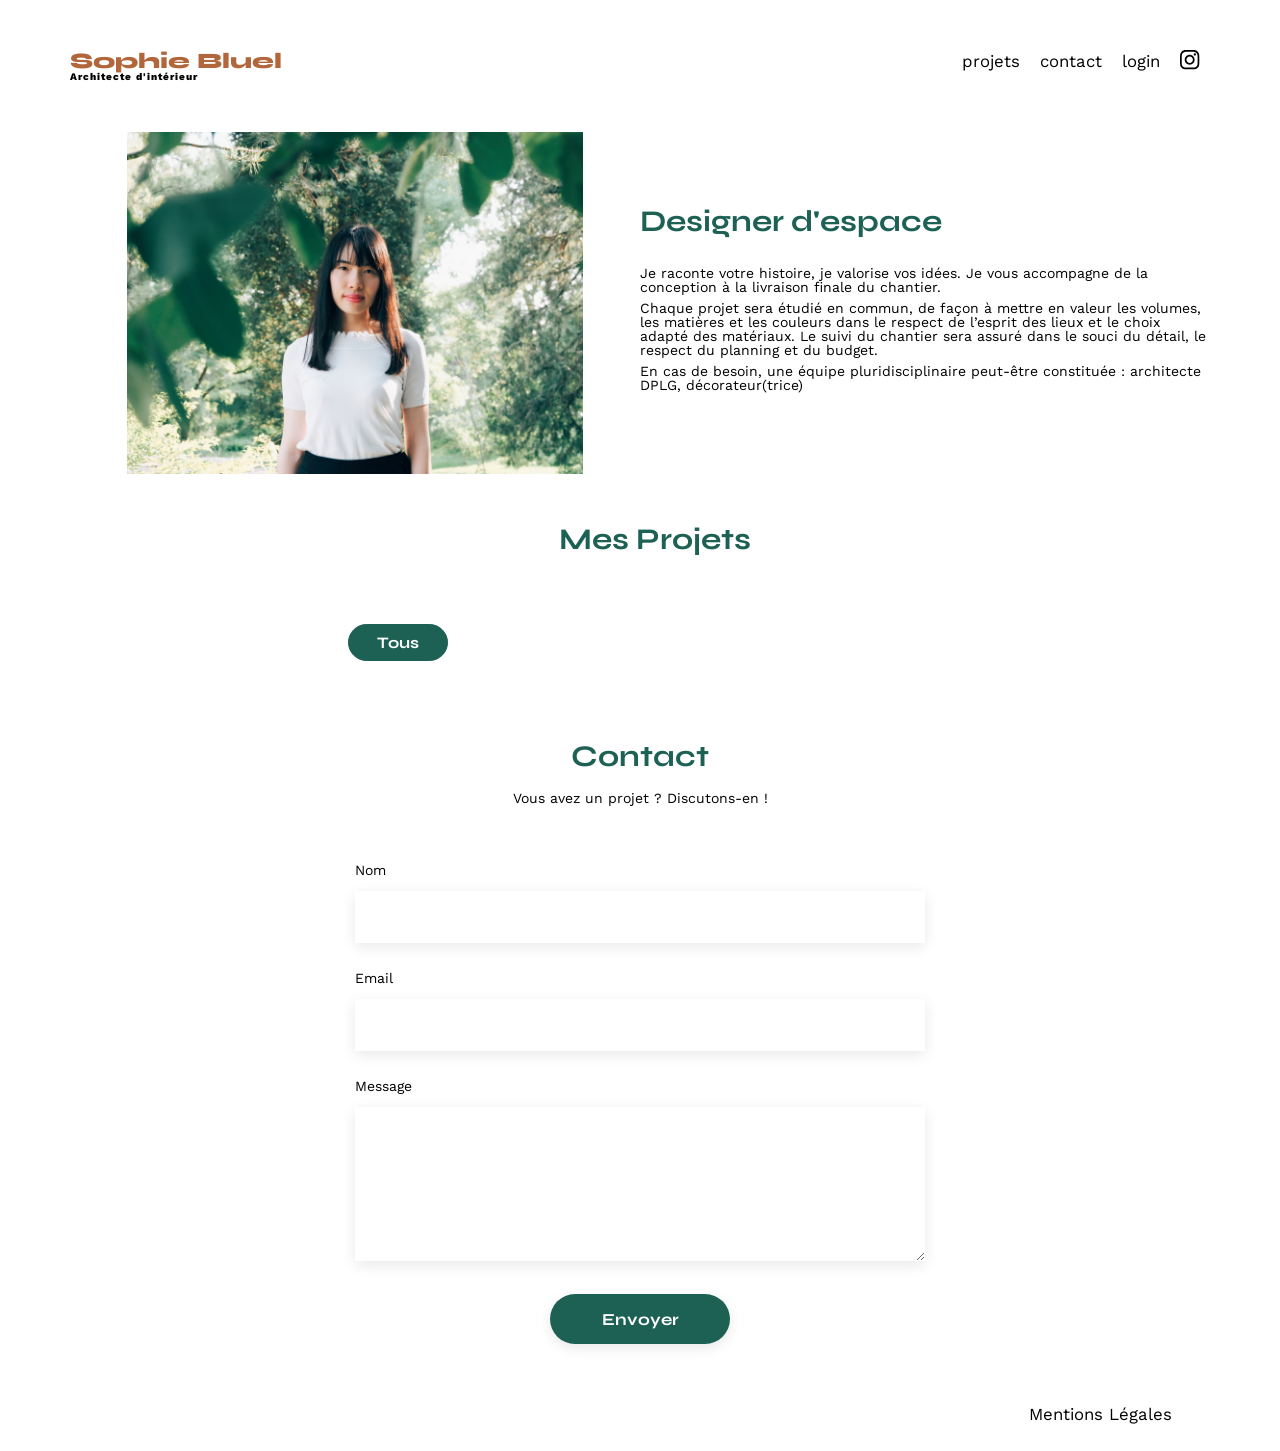
<file: FrontEnd/index.html>
<!DOCTYPE html>
<html lang="fr">
<head>
	<meta charset="UTF-8">
	<title>Sophie Bluel - Architecte d'intérieur</title>
	<meta name="viewport" content="width=device-width, initial-scale=1.0">
	<link rel="preconnect" href="https://fonts.googleapis.com">
	<link rel="preconnect" href="https://fonts.gstatic.com" crossorigin>
	<link href="https://fonts.googleapis.com/css2?family=Syne:wght@700;800&family=Work+Sans&display=swap" rel="stylesheet">
	<meta name="description" content="">
	<link rel="stylesheet" href="./assets/style/style.css">
</head>
<body>
<header>
	<h1>Sophie Bluel <span>Architecte d'intérieur</span></h1>
	<nav>
		<ul>
			<li>projets</li>
			<li>contact</li>
			<li class="login"><a href="login.html">login</a></li>
			<li><img src="./assets/icons/instagram.svg" alt="Instagram"></li>
		</ul>
	</nav>
</header>
<main>
	<section id="introduction">
		<figure>
			<img src="./assets/images/sophie-bluel.png" alt="">
		</figure>
		<article>
			<h2>Designer d'espace</h2>
			<p>Je raconte votre histoire, je valorise vos idées. Je vous accompagne de la conception à la livraison finale du chantier.</p>
			<p>Chaque projet sera étudié en commun, de façon à mettre en valeur les volumes, les matières et les couleurs dans le respect de l’esprit des lieux et le choix adapté des matériaux. Le suivi du chantier sera assuré dans le souci du détail, le respect du planning et du budget.</p>
			<p>En cas de besoin, une équipe pluridisciplinaire peut-être constituée : architecte DPLG, décorateur(trice)</p>
		</article>
	</section>
	<section id="portfolio">
		<div class="portfolioHeader">
			<h2>Mes Projets</h2>	
		</div>
		<div class="filters">
			<button class="btnAll">Tous</button>
		</div>
		<div class="gallery"></div>
	</section>
	<section id="contact">
		<h2>Contact</h2>
		<p>Vous avez un projet ? Discutons-en !</p>
		<form action="#" method="post">
			<label for="name">Nom</label>
			<input type="text" name="name" id="name">
			<label for="email">Email</label>
			<input type="email" name="email" id="email">
			<label for="message">Message</label>
			<textarea name="message" id="message" cols="30" rows="10"></textarea>
			<input type="submit" value="Envoyer">
		</form>
	</section>
</main>

<footer>
	<nav>
		<ul>
			<li>Mentions Légales</li>
		</ul>
	</nav>
</footer>

<aside id="modal" class="modal" aria-hidden="true" role="dialog" aria-modal="false" aria-labelledby="titlemodal" style="display:none;">
	<div class="modal-wrapper" >
		<div class="projectInModal" style="display:null;">
			<div class="modal-header">
				<p id="titleModal" >Gallerie</p>
				<button class="xmark">
					<img src="./assets/icons/xmark.svg" alt="xmark">
				</button>
			</div>			
			<div class="modal-projects"></div>
			<button class="submitBtn">
				<input type="submit" value="Ajouter une photo" class="addPictureBtn">
			</button>
		</div>
		<div class="formAddProject" style="display:none;">
			<div class="modal-header">
				<button class="arrow-left">
					<img src="./assets/icons/arrow-left.svg" alt="arrow-left">
				</button>
				<p id="titleModal" >Ajout photo</p>
				<button class="xmark">
					<img src="./assets/icons/xmark.svg" alt="xmark">
				</button>
			</div>
			<form id="form2">
				<div class="insert-img">
					<label for="file-upload" class="label-file"></label>
					<input type="file" id="file-upload" name="image" class="input-file" accept="image/*" />
					<img src="./assets/icons/insert.svg" alt="Preview Uploaded Image" id="file-preview">
					<button class="insert-imgBtn">+ Ajouter photo</button>
					<p class="jpg">jpg png : 4 mo max</p>
				</div>
				<div class="formInModal">
					<label for="title">Titre</label>
					<input type="text" name="title" id="title" class=" form-modal">
					<label for="category-select">Catégorie:</label>
					<select name="category" id="category-select" class=" form-modal">
						<option value=""></option>
						<option value="1">Objets</option>
						<option value="2">Appartements</option>
						<option value="3">Hotels & restaurants</option>		
					</select>					
				</div>
				<button class="submitBtn">
					<input type="submit" value="Valider" id="validBtn">
				</button>
			</form>
		</div>
	</div>
</aside>
	

<script src="./assets/scripts/script.js"></script>
</body>
</html>
</file>
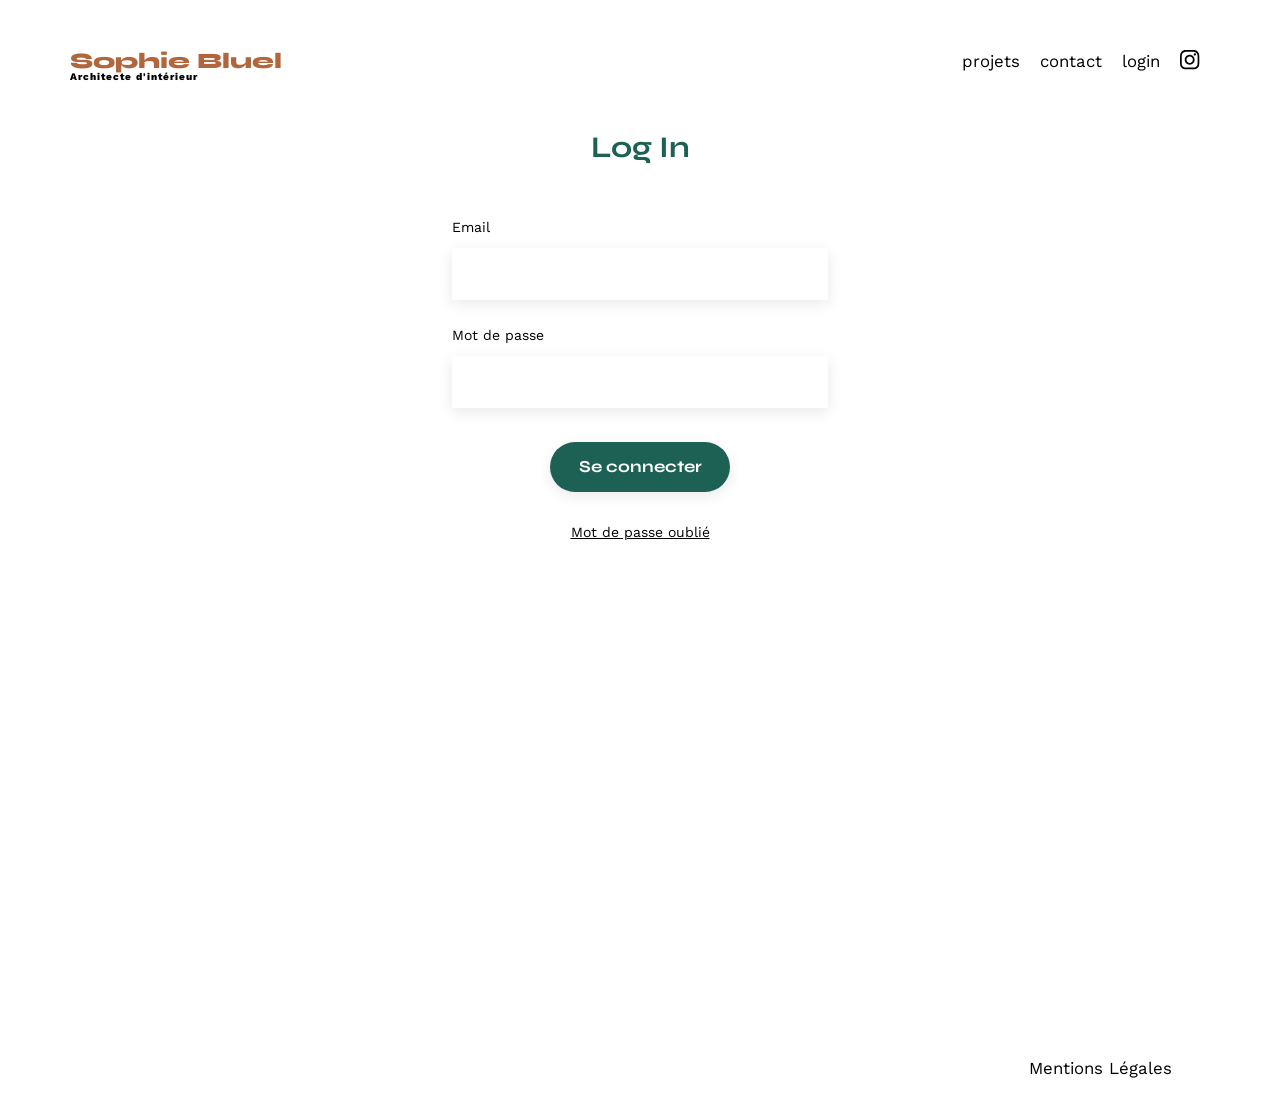
<file: FrontEnd/login.html>
<!DOCTYPE html>
<html lang="fr">
<head>
	<meta charset="UTF-8">
	<title>Sophie Bluel - Architecte d'intérieur</title>
	<meta name="viewport" content="width=device-width, initial-scale=1.0">
	<link rel="preconnect" href="https://fonts.googleapis.com">
	<link rel="preconnect" href="https://fonts.gstatic.com" crossorigin>
	<link href="https://fonts.googleapis.com/css2?family=Syne:wght@700;800&family=Work+Sans&display=swap" rel="stylesheet">
	<meta name="description" content="">
	<link rel="stylesheet" href="./assets/style/style.css">
</head>
<body>
<header>
	<h1>Sophie Bluel <span>Architecte d'intérieur</span></h1>
	<nav>
		<ul>
			<li>projets</li>
			<li>contact</li>
			<li>login</li>
			<li><img src="./assets/icons/instagram.svg" alt="Instagram"></li>
		</ul>
	</nav>
</header>
<main>
	<section id="login">
		<h2>Log In</h2>
		<div class="alert" style="display: none;">
			<p>Erreur dans l’identifiant ou le mot de passe</p>
			<button class="alertBtn">OK</button>
		</div>
		<form action="#" method="post">			
			<label for="email">Email</label>
			<input type="email" id="email" name="email" required>
			<label for="pass">Mot de passe</label>
  			<input type="password" id="pass" name="password" required>
			<input type="submit" value="Se connecter">
			<a href="#">Mot de passe oublié</a>
		</form>
	</section>
</main>
<footer>
	<nav>
		<ul>
			<li>Mentions Légales</li>
		</ul>
	</nav>
</footer>
<script src="./assets/scripts/login.js"></script>
</body>
</html>
</file>
<file: FrontEnd/assets/style/style.css>
/* Modules */
@import 'modules/navBar.css';
@import 'modules/introduction.css';
@import 'modules/portfolio.css';
@import 'modules/buttons.css';
@import 'modules/forms.css';
@import 'modules/modal.css';
@import 'modules/footer.css';

/* http://meyerweb.com/eric/tools/css/reset/
   v2.0 | 20110126
   License: none (public domain)
*/

html, body, div, span, applet, object, iframe,
h1, h2, h3, h4, h5, h6, p, blockquote, pre,
a, abbr, acronym, address, big, cite, code,
del, dfn, em, img, ins, kbd, q, s, samp,
small, strike, strong, sub, sup, tt, var,
b, u, i, center,
dl, dt, dd, ol, ul, li,
fieldset, form, label, legend,
table, caption, tbody, tfoot, thead, tr, th, td,
article, aside, canvas, details, embed,
figure, figcaption, footer, header, hgroup,
menu, nav, output, ruby, section, summary,
time, mark, audio, video {
	margin: 0;
	padding: 0;
	border: 0;
	font-size: 100%;
	font: inherit;
	vertical-align: baseline;
	text-decoration: none;
   	color: black;
}

/* HTML5 display-role reset for older browsers */
article, aside, details, figcaption, figure,
footer, header, hgroup, menu, nav, section {
	display: block;
}

body {
	line-height: 1;
}

ol, ul {
	list-style: none;
}

blockquote, q {
	quotes: none;
}
blockquote:before, blockquote:after,
q:before, q:after {
	content: '';
	content: none;
}

table {
	border-collapse: collapse;
	border-spacing: 0;
}

/** end reset css**/
body {
	max-width: 1140px;
	margin:auto;
	font-family: 'Work Sans' ;
	font-size: 14px;
}

header {
	display: flex;
	justify-content: space-between;
	margin: 50px 0
}

section {
	margin: 50px 0
}

h1{
	display: flex;
	flex-direction: column;
	font-family: 'Syne';
	font-size: 22px;
	font-weight: 800;
	color: #B1663C
}
h1 > span {
	font-family: 'Work Sans';
	font-size:10px;
	letter-spacing: 0.1em;
;
}

h2{
	font-family: 'Syne';
	font-weight: 700;
	font-size: 30px;
	color: #1D6154
}
</file>
